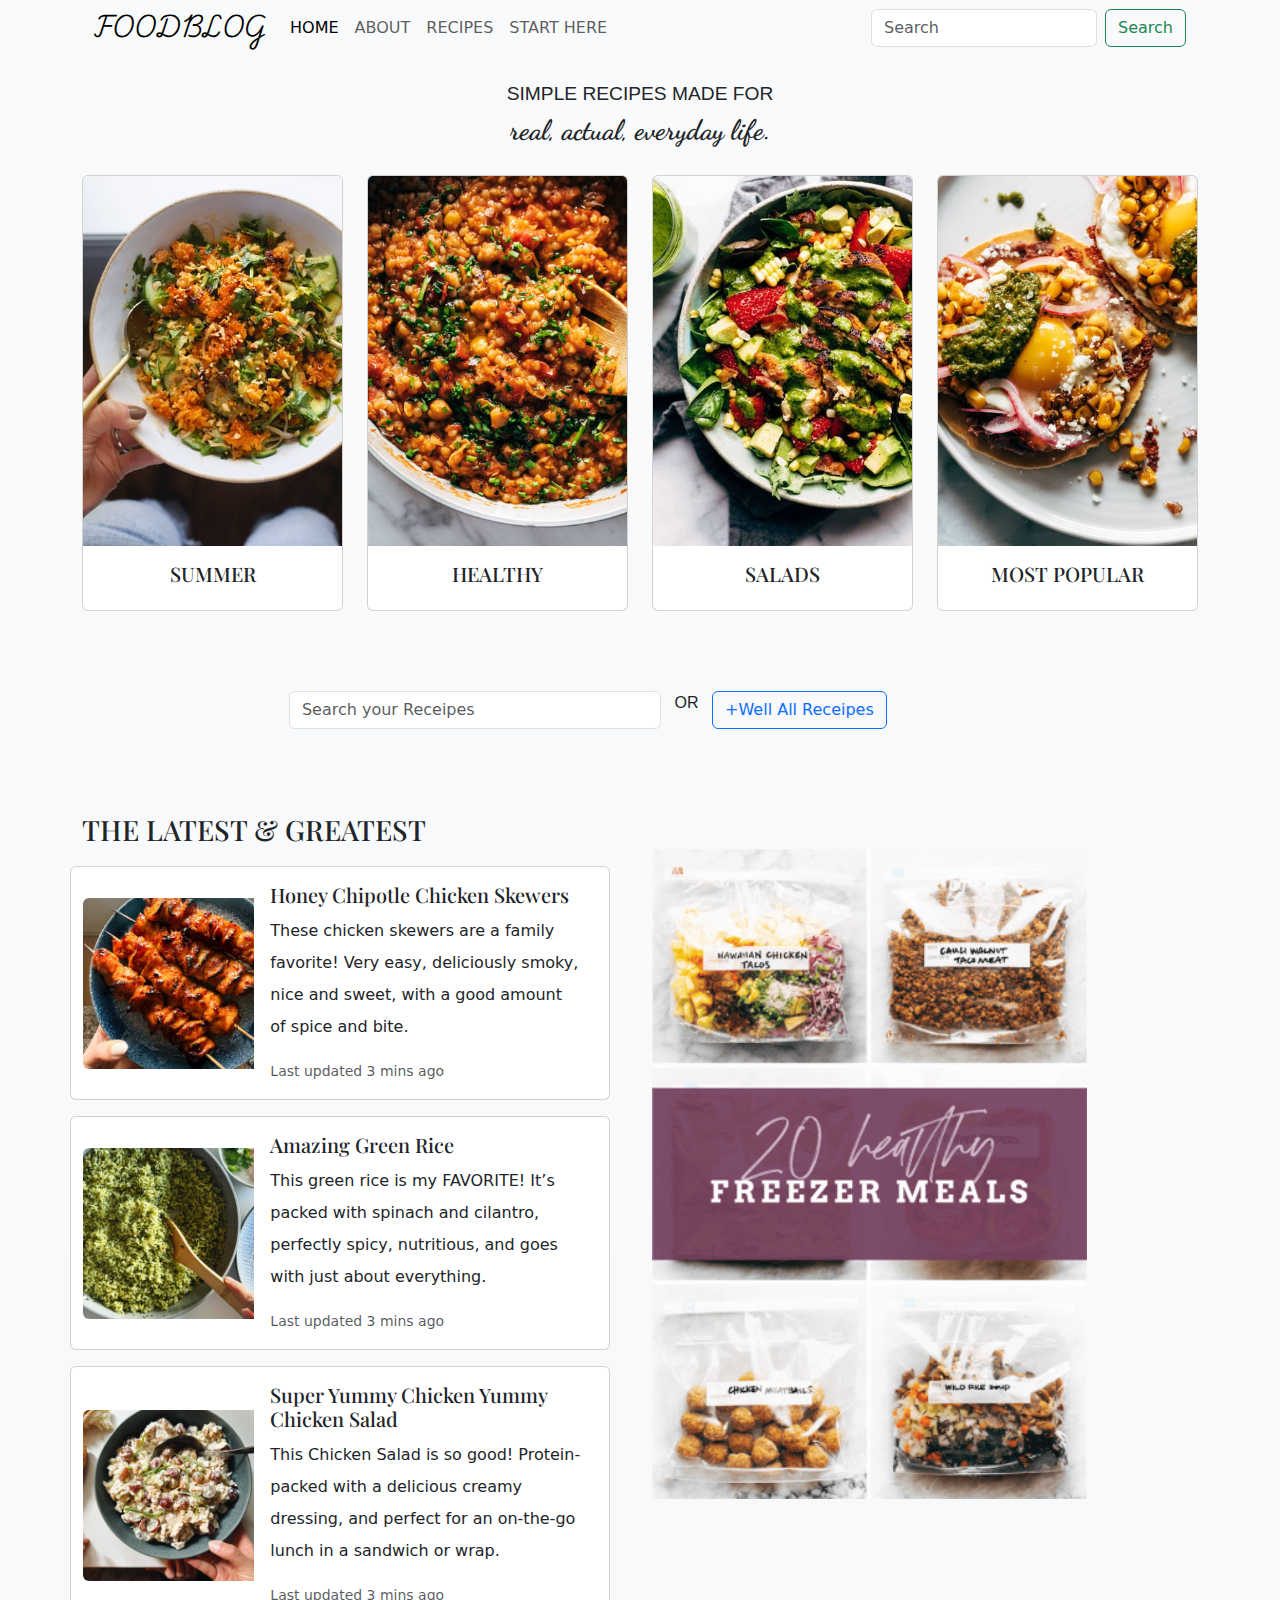
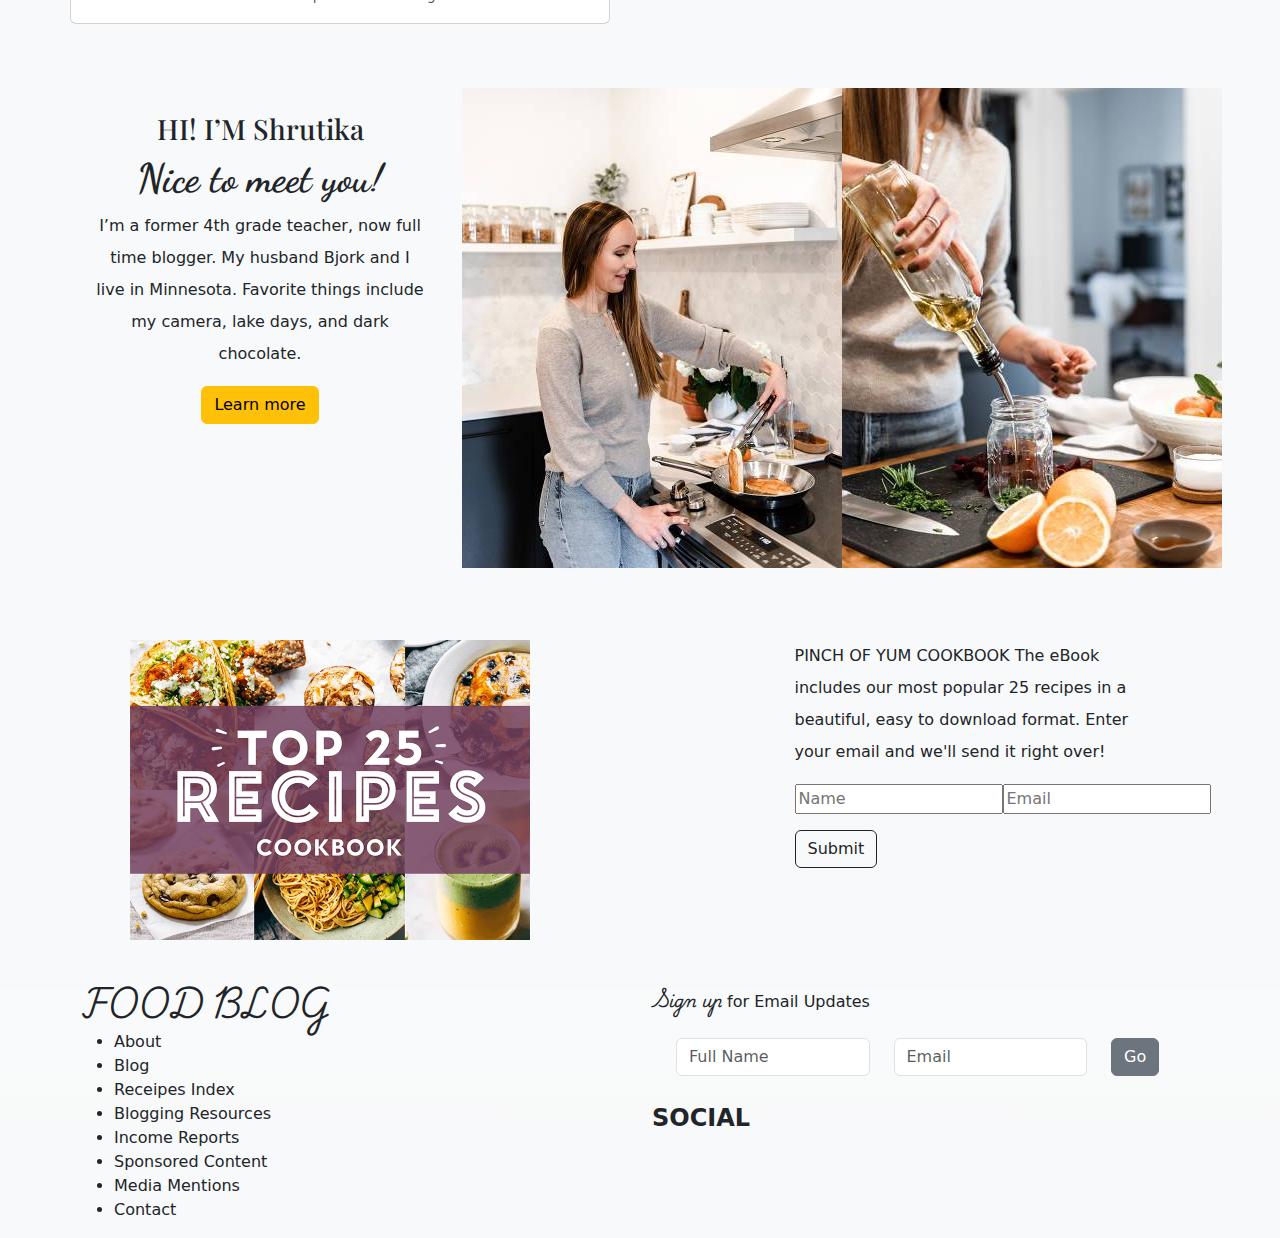
<file: index.html>
<!DOCTYPE html>
<html lang="en">
<head>
    <meta charset="UTF-8">
    <meta name="viewport" content="width=device-width, initial-scale=1.0">
    <title>Food Blog</title>
   
    <link rel="stylesheet" href="https://cdn.jsdelivr.net/npm/bootstrap@5.3.3/dist/css/bootstrap.min.css">
    <script src="https://cdn.jsdelivr.net/npm/bootstrap@5.3.3/dist/js/bootstrap.bundle.min.js"></script>
    <link rel="preconnect" href="https://fonts.googleapis.com">
    <link rel="preconnect" href="https://fonts.gstatic.com" crossorigin>
    <link href="https://fonts.googleapis.com/css2?family=Playwrite+CU:wght@100..400&display=swap" rel="stylesheet">
    <link rel="preconnect" href="https://fonts.googleapis.com">
    <link rel="preconnect" href="https://fonts.gstatic.com" crossorigin>
    <link href="https://fonts.googleapis.com/css2?family=Dancing+Script:wght@400..700&display=swap" rel="stylesheet">
    <link rel="preconnect" href="https://fonts.googleapis.com">
    <link rel="preconnect" href="https://fonts.gstatic.com" crossorigin>
    <link href="https://fonts.googleapis.com/css2?family=Playfair+Display:ital,wght@0,400..900;1,400..900&display=swap" rel="stylesheet">
    <link rel="preconnect" href="https://fonts.googleapis.com">
    <link rel="preconnect" href="https://fonts.gstatic.com" crossorigin>
    <link href="https://fonts.googleapis.com/css2?family=Playfair+Display:ital,wght@0,400..900;1,400..900&family=Roboto+Slab:wght@100..900&display=swap" rel="stylesheet">
    <link rel="stylesheet" href="style.css">  
    <link rel="stylesheet" href="https://cdnjs.cloudflare.com/ajax/libs/font-awesome/6.6.0/css/all.min.css" integrity="sha512-Kc323vGBEqzTmouAECnVceyQqyqdsSiqLQISBL29aUW4U/M7pSPA/gEUZQqv1cwx4OnYxTxve5UMg5GT6L4JJg==" crossorigin="anonymous" referrerpolicy="no-referrer" />
  </head>

<body class="bg-light bg-gradient">
<div class="container-fuild">
    <div class="container">
        <div class="row">
            <div class="col">
     <nav class="navbar navbar-expand-lg">
        <div class="container-fluid">
          <a class="navbar-brand playwrite-cu-font fw-bold" href="index.html" >FOODBLOG</a>
          <button class="navbar-toggler" type="button" data-bs-toggle="collapse" data-bs-target="#navbarSupportedContent" aria-controls="navbarSupportedContent" aria-expanded="false" aria-label="Toggle navigation">
            <span class="navbar-toggler-icon"></span>
          </button>
          <div class="collapse navbar-collapse" id="navbarSupportedContent">
            <ul class="navbar-nav me-auto mb-2 mb-lg-0" >
              <li class="nav-item">
                <a class="nav-link active" aria-current="page" href="index.html">HOME</a>
              </li>
              <li class="nav-item">
                <a class="nav-link" href="about.html">ABOUT</a>
              </li>

              <li class="nav-item">
                <a class="nav-link" href="recipe.html">RECIPES</a>
              </li>
              <li class="nav-item">
                <a class="nav-link" href="start.html">START HERE</a>
              </li>
            </ul>
            <form class="d-flex" role="search">
              <input class="form-control me-2" type="search" placeholder="Search" aria-label="Search">
              <button class="btn btn-outline-success" type="submit">Search</button>
            </form>
          </div>
        </div>
      </nav>
    </div>
</div>
</div>

<br>
    <center>
        <span style="font-family: 'Franklin Gothic Medium', 'Arial Narrow', Arial, sans-serif; font-size: larger;">SIMPLE RECIPES MADE FOR</span><br>
          <span class="dancing-script-font">  real, actual, everyday life.</span>
        </center>
    <br>



    <div class="container">
        <div class="row">
                <div class="col">
                  <div class="card">
                    <img src="img/food1.jpg" class="card-img-top" alt="...">
                    <div class="card-body">
                     <center> <h5 class="card-title playfair-display-font">SUMMER</h5></center>
                    </div>
                  </div>
                </div>
                <div class="col">
                  <div class="card">
                    <img src="img/food2.jpg" class="card-img-top" alt="...">
                    <div class="card-body">
                      <center><h5 class="card-title playfair-display-font">HEALTHY</h5></center>
                      
                    </div>
                  </div>
                </div>
                <div class="col">
                  <div class="card">
                    <img src="img/food3.jpg" class="card-img-top" alt="...">
                    <div class="card-body">
                      <center><h5 class="card-title playfair-display-font">SALADS</h5></center>
                    </div>
                  </div>
                </div>
                <div class="col">
                  <div class="card">
                    <img src="img/food4.jpg" class="card-img-top" alt="...">
                    <div class="card-body">
                      <center><h5 class="card-title playfair-display-font">MOST POPULAR</h5></center>
                    </div>
                  </div>
                </div>
              </div>
        </div> 
            
              <br><br>
              <div class="container-fluid bg-light py-4 mb-4">
              <div class="container">
                            <div class="row my-2">
                                            <div class="input-group mb-3 d-flex justify-content-around">
                                                <div class="col-lg-2"></div>
                                            <div class="col-lg-4">
                                                <input type="text" class="form-control" placeholder="Search your Receipes" aria-label="Search" aria-describedby="button-addon2">
                                              </div>
                                            <span style="font-family: 'Franklin Gothic Medium', 'Arial Narrow', Arial, sans-serif; "> OR</span>
                                            <div class="col-lg-3">
                                            <button class="btn btn-outline-primary" type="button" id="button-addon2">+Well All Receipes</button>
                                          </div>
                                          <div class="col-lg-2"></div>
                                        </div>
                                        </div>
                            </div>
              </div>
              
              
            <div class="container my-4">
                <div class="row my-4">
                            <div class="col-lg-6">
                              <div class="row my-2 py-1">
                                <h3 class="playfair-display-font">THE LATEST & GREATEST</h3>
                              </div>
                              <div class="row">
                                <div class="card mb-3" style="max-width: 540px;">
                            <div class="row g-0">
                              <div class="col-md-4 d-flex align-items-center rounded-4">
                                <img src="img/recipe1.jpg" class="img-fluid rounded-start" alt="...">
                              </div>
                              <div class="col-md-8">
                                <div class="card-body">
                                  <h5 class="card-title playfair-display-font">Honey Chipotle Chicken Skewers</h5>
                                  <p class="card-text fw-light lh-lg">These chicken skewers are a family favorite! Very easy, deliciously smoky, nice and sweet, with a good amount of spice and bite.</p>
                                  <p class="card-text"><small class="text-body-secondary">Last updated 3 mins ago</small></p>
                                </div>
                              </div>
                            </div>
                          </div>

                          <div class="card mb-3" style="max-width: 540px;">
                            <div class="row g-0">
                              <div class="col-md-4 d-flex align-items-center">
                                <img src="img/recipe2.jpg" class="img-fluid rounded-start" alt="...">
                              </div>
                              <div class="col-md-8">
                                <div class="card-body">
                                  <h5 class="card-title playfair-display-font">Amazing Green Rice</h5>
                                  <p class="card-text fw-light lh-lg">This green rice is my FAVORITE! It’s packed with spinach and cilantro, perfectly spicy, nutritious, and goes with just about everything.</p>
                                  <p class="card-text"><small class="text-body-secondary">Last updated 3 mins ago</small></p>
                                </div>
                              </div>
                            </div>
                          </div>

                          <div class="card mb-3" style="max-width: 540px;">
                            <div class="row g-0">
                              <div class="col-md-4 d-flex align-items-center">
                                <img src="img/recipe3.jpg" class="img-fluid rounded-start" alt="...">
                              </div>
                              <div class="col-md-8">
                                <div class="card-body">
                                  <h5 class="card-title playfair-display-font">Super Yummy Chicken Yummy Chicken Salad</h5>
                                  <p class="card-text fw-light lh-lg">This Chicken Salad is so good! Protein-packed with a delicious creamy dressing, and perfect for an on-the-go lunch in a sandwich or wrap.</p>
                                  <p class="card-text"><small class="text-body-secondary">Last updated 3 mins ago</small></p>
                                </div>
                              </div>
                            </div>
                          </div>
                              </div>
                            
                        </div>
                          <div class="col-lg-6 py-5">
                            <img src="img/side1.jpg" alt="" height="650">
                          </div>
                    </div>
            </div>

    <br>
    <div class="container-fluid">
      <div class="container">
        <div class="row">
            <div class="col-4 bg-light p-4">
               <h3 class="playfair-display-font text-center">HI! I’M Shrutika</h3>
              <h4 class="dancing-script-font fs-1 text-center">Nice to meet you!</h4>  
            <p class="fw-light lh-lg text-center">I’m a former 4th grade teacher, now full time blogger. My husband Bjork and I live in Minnesota. Favorite things include my camera, lake days, and dark chocolate.</p>
            <div class="d-flex justify-content-center">
              <button type="button" class="btn btn-warning">Learn more</button>
            </div>
            </div>
            <div class="col-4">
                <img src="img/c1.jpg" alt="">
            </div>
            <div class="col-4">
                <img src="img/c2.jpg" alt="">
            </div>
        </div>
      </div>
    </div>
        

  <br>
<div class="container-fluid">
<div class="container my-5">
  <div class="row d-flex justify-content-around">
            <div class="col-lg-6">
                <img src="img/more.jpg" alt="" width="400" height="300">
            </div>
            <div class="col-lg-4">
                <p class="fw-light lh-lg">PINCH OF YUM COOKBOOK
                    The eBook includes our most popular 25 recipes in a beautiful, easy to download format. Enter your email and we'll send it right over!</p>
                    <form>
                        <div class="d-flex justify-content-between my-3">
                    
                      <input type="text" name="" id="" placeholder="Name">
                          <input type="text" name="" id="" placeholder="Email">
                    </div>
                
                    <button type="submit" class="btn btn-outline-dark">Submit</button>
                    </form>
                  
            </div>
        </div>
  </div>
  </div>
        
  </div>



  <div class="container-fluid bg-light bg-gradient">
    <div class="container">
      <div class="row">
        <div class="col-lg-6">
          <h3 class="playwrite-cu-font">FOOD BLOG</h3>
          <ul>
            <li>About</li>
            <li>Blog</li>
            <li>Receipes Index</li>
            <li>Blogging Resources</li>
            <li>Income Reports</li>
            <li>Sponsored Content</li>
            <li>Media Mentions</li>
            <li>Contact</li>
          </ul>
        </div>
        <div class="col-lg-6">

          <form action="">
            <span class="playwrite-cu-font fw-bold">Sign up</span><span> for Email Updates</span>
           <div class="row p-4">
              <div class="col-lg-5"><input type="text" class="form-control" placeholder="Full Name"></div>
              <div class="col-lg-5"><input type="email" name="" class="form-control" placeholder="Email"></div>
             <div class="col-lg-2"><button class="btn btn-secondary">Go</button></div>
            </div>
            
            <div class="row">
              <div class="col">
                <p class="fw-bold fs-4">SOCIAL</p>
                <i class="fa-brands fa-square-instagram fs-3 p-1"></i>
                <i class="fa-brands fa-pinterest fs-3 p-1"></i>
                <i class="fa-brands fa-facebook fs-3 p-1"></i>
                <i class="fa-brands fa-twitter fs-3 p-1"></i>
              </div>
            </div>

          </form>
        </div>
      </div>
    </div>
   
  </div>


</div>
</div>


</body>
</html>
</file>
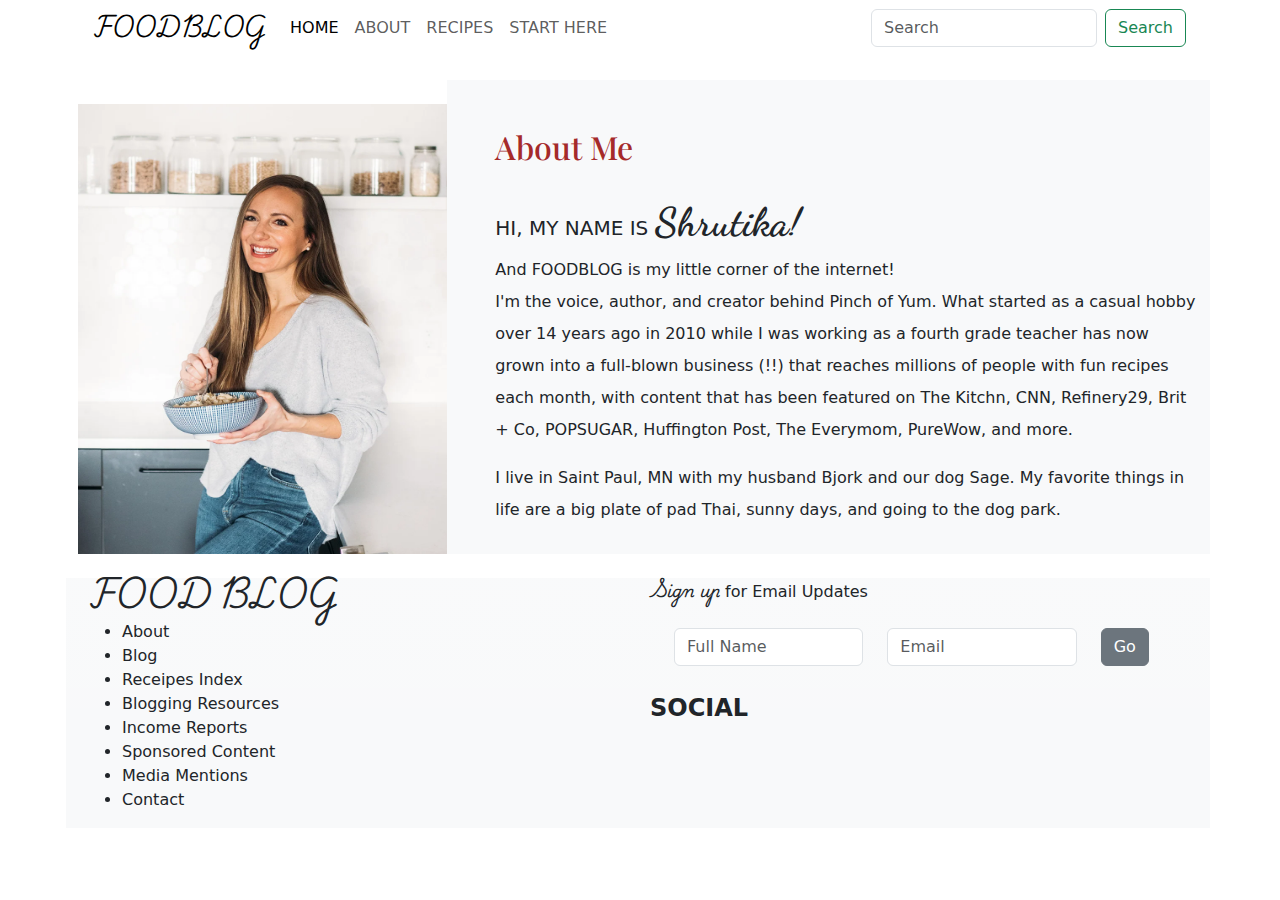
<file: about.html>
<!DOCTYPE html>
<html lang="en">
<head>
    <meta charset="UTF-8">
    <meta name="viewport" content="width=device-width, initial-scale=1.0">
    <title>About</title>
    <link rel="stylesheet" href="https://cdn.jsdelivr.net/npm/bootstrap@5.3.3/dist/css/bootstrap.min.css">
    <script src="https://cdn.jsdelivr.net/npm/bootstrap@5.3.3/dist/js/bootstrap.bundle.min.js"></script>
    <link rel="preconnect" href="https://fonts.googleapis.com">
    <link rel="preconnect" href="https://fonts.gstatic.com" crossorigin>
    <link href="https://fonts.googleapis.com/css2?family=Playwrite+CU:wght@100..400&display=swap" rel="stylesheet">
    <link rel="preconnect" href="https://fonts.googleapis.com">
    <link rel="preconnect" href="https://fonts.gstatic.com" crossorigin>
    <link href="https://fonts.googleapis.com/css2?family=Dancing+Script:wght@400..700&display=swap" rel="stylesheet">
    <link rel="preconnect" href="https://fonts.googleapis.com">
    <link rel="preconnect" href="https://fonts.gstatic.com" crossorigin>
    <link href="https://fonts.googleapis.com/css2?family=Playfair+Display:ital,wght@0,400..900;1,400..900&display=swap" rel="stylesheet">
    <link rel="preconnect" href="https://fonts.googleapis.com">
    <link rel="preconnect" href="https://fonts.gstatic.com" crossorigin>
    <link href="https://fonts.googleapis.com/css2?family=Playfair+Display:ital,wght@0,400..900;1,400..900&family=Roboto+Slab:wght@100..900&display=swap" rel="stylesheet">
    <link rel="stylesheet" href="style.css">
    <link rel="stylesheet" href="https://cdnjs.cloudflare.com/ajax/libs/font-awesome/6.6.0/css/all.min.css" integrity="sha512-Kc323vGBEqzTmouAECnVceyQqyqdsSiqLQISBL29aUW4U/M7pSPA/gEUZQqv1cwx4OnYxTxve5UMg5GT6L4JJg==" crossorigin="anonymous" referrerpolicy="no-referrer" />
</head>
<body> 

  <div class="container-fuild">
        <div class="row">
            <div class="col">
              <div class="container">
                <nav class="navbar navbar-expand-lg">
                  <div class="container-fluid">
                    <a class="navbar-brand playwrite-cu-font fw-bold" href="index.html">FOODBLOG</a>
                    <button class="navbar-toggler" type="button" data-bs-toggle="collapse" data-bs-target="#navbarSupportedContent" aria-controls="navbarSupportedContent" aria-expanded="false" aria-label="Toggle navigation">
                      <span class="navbar-toggler-icon"></span>
                    </button>
                    <div class="collapse navbar-collapse" id="navbarSupportedContent">
                      <ul class="navbar-nav me-auto mb-2 mb-lg-0" >
                        <li class="nav-item">
                          <a class="nav-link active" aria-current="page" href="index.html">HOME</a>
                        </li>
                        <li class="nav-item">
                          <a class="nav-link" href="about.html">ABOUT</a>
                        </li>
                       
                        <li class="nav-item">
                          <a class="nav-link" href="recipe.html">RECIPES</a>
                        </li>
                        <li class="nav-item">
                          <a class="nav-link" href="start.html">START HERE</a>
                        </li>
                      </ul>
                      <form class="d-flex" role="search">
                        <input class="form-control me-2" type="search" placeholder="Search" aria-label="Search">
                        <button class="btn btn-outline-success" type="submit">Search</button>
                      </form>
                    </div>
                  </div>
                </nav>
              </div>
        
    </div>
</div>
</div>  

<div class="container ps-2">
  <br>
    <div class="row">
        <div class="col-lg-4">
          <br>
        <img src="img/about.jpg" alt="about" height="450" width="400">
        </div>

        <div class="col-lg-8 bg-light ps-5 ">
            <br><br>
            <h2 class="playfair-display-font" style="color: brown;">About Me</h2>
            <br>
                <h5 class="fs-0">HI, MY NAME IS <span class="dancing-script-font fs-1">Shrutika!</span></h5>  
            <p class="fw-dark lh-lg cu-font">And FOODBLOG is my little corner of the internet!
            <br>
            I'm the voice, author, and creator behind Pinch of Yum. What started as a casual hobby over 14 years ago in 2010 while I was working as a fourth grade teacher has now grown into a full-blown business (!!) that reaches millions of people with fun recipes each month, with content that has been featured on The Kitchn, CNN, Refinery29, Brit + Co, POPSUGAR, Huffington Post, The Everymom, PureWow, and more.</p>
           
                <p class="fw-dark lh-lg cu-font ">I live in Saint Paul, MN with my husband Bjork and our dog Sage. My favorite things in life are a big plate of pad Thai, sunny days, and going to the dog park.</p>
    

        </div>

        
  <div class="container-fluid bg-light bg-gradient mt-4">
    <div class="container">
      <div class="row">
        <div class="col-lg-6">
          <h3 class="playwrite-cu-font">FOOD BLOG</h3>
          <ul>
            <li>About</li>
            <li>Blog</li>
            <li>Receipes Index</li>
            <li>Blogging Resources</li>
            <li>Income Reports</li>
            <li>Sponsored Content</li>
            <li>Media Mentions</li>
            <li>Contact</li>
          </ul>
        </div>
        <div class="col-lg-6">

          <form action="">
            <span class="playwrite-cu-font fw-bold">Sign up</span><span> for Email Updates</span>
           <div class="row p-4">
              <div class="col-lg-5"><input type="text" class="form-control" placeholder="Full Name"></div>
              <div class="col-lg-5"><input type="email" name="" class="form-control" placeholder="Email"></div>
             <div class="col-lg-2"><button class="btn btn-secondary">Go</button></div>
            </div>
            
            <div class="row">
              <div class="col">
                <p class="fw-bold fs-4">SOCIAL</p>
                <i class="fa-brands fa-square-instagram fs-3 p-1"></i>
                <i class="fa-brands fa-pinterest fs-3 p-1"></i>
                <i class="fa-brands fa-facebook fs-3 p-1"></i>
                <i class="fa-brands fa-twitter fs-3 p-1"></i>
              </div>
            </div>

          </form>
        </div>
      </div>
    </div>
   
  </div>
    </div>
  </div>

    
</body>
</html>
</file>
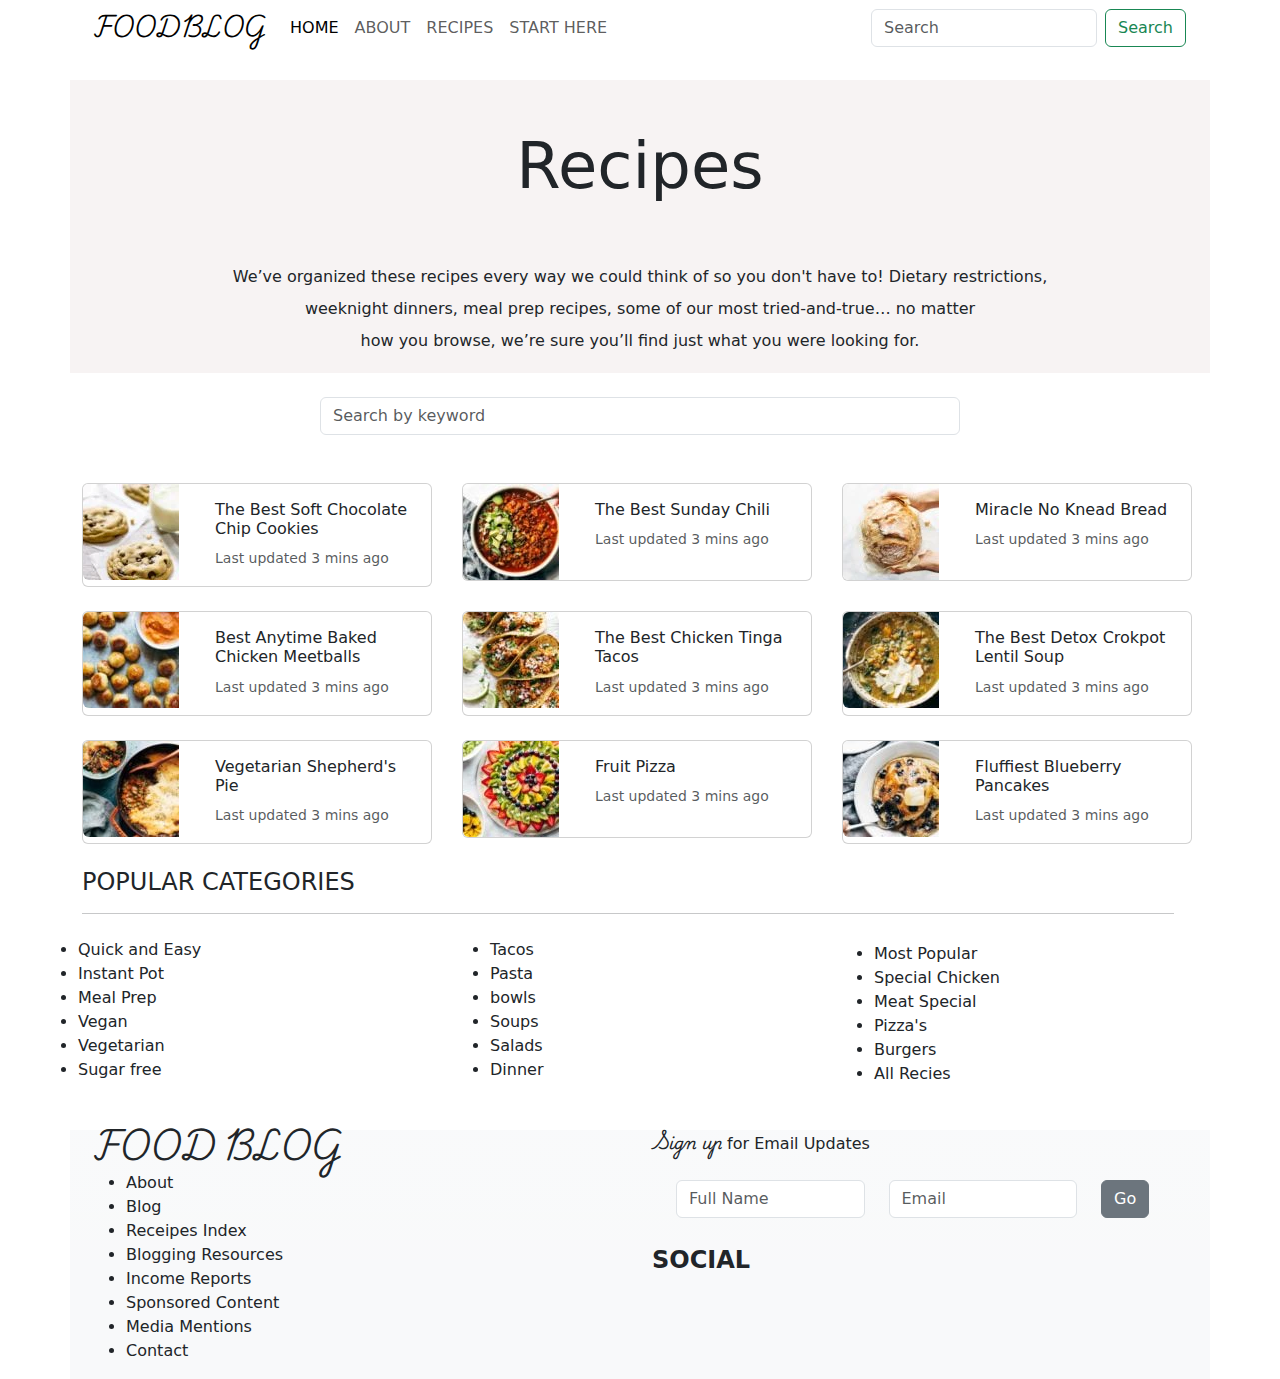
<file: recipe.html>
<!DOCTYPE html>
<html lang="en">
<head>
    <meta charset="UTF-8">
    <meta name="viewport" content="width=device-width, initial-scale=1.0">
    <title>Recipe</title>
    <link rel="stylesheet" href="https://cdn.jsdelivr.net/npm/bootstrap@5.3.3/dist/css/bootstrap.min.css">
    <script src="https://cdn.jsdelivr.net/npm/bootstrap@5.3.3/dist/js/bootstrap.bundle.min.js"></script>
    <link rel="preconnect" href="https://fonts.googleapis.com">
    <link rel="preconnect" href="https://fonts.gstatic.com" crossorigin>
    <link href="https://fonts.googleapis.com/css2?family=Playwrite+CU:wght@100..400&display=swap" rel="stylesheet">
    <link rel="preconnect" href="https://fonts.googleapis.com">
    <link rel="preconnect" href="https://fonts.gstatic.com" crossorigin>
    <link href="https://fonts.googleapis.com/css2?family=Dancing+Script:wght@400..700&display=swap" rel="stylesheet">
    <link rel="preconnect" href="https://fonts.googleapis.com">
    <link rel="preconnect" href="https://fonts.gstatic.com" crossorigin>
    <link href="https://fonts.googleapis.com/css2?family=Playfair+Display:ital,wght@0,400..900;1,400..900&display=swap" rel="stylesheet">
    <link rel="preconnect" href="https://fonts.googleapis.com">
    <link rel="preconnect" href="https://fonts.gstatic.com" crossorigin>
    <link href="https://fonts.googleapis.com/css2?family=Playfair+Display:ital,wght@0,400..900;1,400..900&family=Roboto+Slab:wght@100..900&display=swap" rel="stylesheet">
    <link rel="stylesheet" href="style.css">
    <link rel="stylesheet" href="https://cdnjs.cloudflare.com/ajax/libs/font-awesome/6.6.0/css/all.min.css" integrity="sha512-Kc323vGBEqzTmouAECnVceyQqyqdsSiqLQISBL29aUW4U/M7pSPA/gEUZQqv1cwx4OnYxTxve5UMg5GT6L4JJg==" crossorigin="anonymous" referrerpolicy="no-referrer" />
</head>
<body>

<div class="container-fuild">
    <div class="container" >
        <div class="row">
            <div class="col">
     <nav class="navbar navbar-expand-lg" >
        <div class="container-fluid">
          <a class="navbar-brand playwrite-cu-font fw-bold" href="index.html">FOODBLOG</a>
          <button class="navbar-toggler" type="button" data-bs-toggle="collapse" data-bs-target="#navbarSupportedContent" aria-controls="navbarSupportedContent" aria-expanded="false" aria-label="Toggle navigation">
            <span class="navbar-toggler-icon"></span>
          </button>
          <div class="collapse navbar-collapse" id="navbarSupportedContent">
            <ul class="navbar-nav me-auto mb-2 mb-lg-0" >
              <li class="nav-item">
                <a class="nav-link active" aria-current="page" href="index.html">HOME</a>
              </li>
              <li class="nav-item">
                <a class="nav-link" href="about.html">ABOUT</a>
              </li>
             
              <li class="nav-item">
                <a class="nav-link" href="recipe.html">RECIPES</a>
              </li>
              <li class="nav-item">
                <a class="nav-link" href="start.html">START HERE</a>
              </li>
            </ul>
            <form class="d-flex" role="search">
              <input class="form-control me-2" type="search" placeholder="Search" aria-label="Search">
              <button class="btn btn-outline-success" type="submit">Search</button>
            </form>
          </div>
        </div>
      </nav>
    </div>
</div>
</div>
<br>
<div class="container" style="background-color: rgb(247, 243, 243);">
    <div class="row">
        <div class="col-lg-12 p-5 text-center">
            <h2 style="font-size: 4rem;">Recipes</h2>
        </div>
    </div>
    <div class="row">
        <div class="col-lg-12">
            <p class="fw-dark lh-lg cu-font text-center" style="font-size: 1rem;">We’ve organized these recipes every way we could think of so you don't have to! Dietary restrictions,<br> weeknight dinners, meal prep recipes, some of our most tried-and-true… no matter <br>how you browse, we’re sure you’ll find just what you were looking for.</p>
        </div>
    </div>
</div>
    <br>
<div class="row">
    <div class="col">
        <center><input type="text" class="form-control" placeholder="Search by keyword" style="width: 50% "></center>
    </div>
</div>
    
<br><br>
<div class="container">
    <div class="row">
        <div class="col-lg-4 mb-2">
            <div class="card mb-3" style="max-width: 350px; max-height: 150px;">
                <div class="row g-0">
                  <div class="col-md-4">
                    <img src="img/r1.jpg" class="img-fluid rounded-start" alt="...">
                  </div>
                  <div class="col-md-8">
                    <div class="card-body">
                      <h6 class="card-title">The Best Soft Chocolate Chip Cookies</h6>
                      <p class="card-text"><small class="text-muted">Last updated 3 mins ago</small></p>
                    </div>
                  </div>
                </div>
              </div>
        </div>
        <div class="col-lg-4">
            <div class="card mb-3" style="max-width: 350px; max-height: 150px;">
                <div class="row g-0">
                  <div class="col-md-4">
                    <img src="img/r2.jpg" class="img-fluid rounded-start" alt="...">
                  </div>
                  <div class="col-md-8">
                    <div class="card-body">
                      <h6 class="card-title">The Best Sunday Chili</h6>
                      <p class="card-text"><small class="text-muted">Last updated 3 mins ago</small></p>
                    </div>
                  </div>
                </div>
              </div>
        </div>
        <div class="col-lg-4">
            <div class="card mb-3" style="max-width: 350px; max-height: 150px;">
                <div class="row g-0">
                  <div class="col-md-4">
                    <img src="img/r3.jpg" class="img-fluid rounded-start" alt="...">
                  </div>
                  <div class="col-md-8">
                    <div class="card-body">
                      <h6 class="card-title">Miracle No Knead Bread</h6>
                      <p class="card-text"><small class="text-muted">Last updated 3 mins ago</small></p>
                    </div>
                  </div>
                </div>
              </div>
        </div>
    </div>
    </div>

    <div class="container">
        <div class="row">
            <div class="col-lg-4 mb-2">
                <div class="card mb-3" style="max-width: 350px; max-height: 150px;">
                    <div class="row g-0">
                      <div class="col-md-4">
                        <img src="img/r4.jpg" class="img-fluid rounded-start" alt="...">
                      </div>
                      <div class="col-md-8">
                        <div class="card-body">
                          <h6 class="card-title">Best Anytime Baked Chicken Meetballs</h6>
                          <p class="card-text"><small class="text-muted">Last updated 3 mins ago</small></p>
                        </div>
                      </div>
                    </div>
                  </div>
            </div>
            <div class="col-lg-4">
                <div class="card mb-3" style="max-width: 350px; max-height: 150px;">
                    <div class="row g-0">
                      <div class="col-md-4">
                        <img src="img/r5.jpg" class="img-fluid rounded-start" alt="...">
                      </div>
                      <div class="col-md-8">
                        <div class="card-body">
                          <h6 class="card-title">The Best Chicken Tinga Tacos</h6>
                          <p class="card-text"><small class="text-muted">Last updated 3 mins ago</small></p>
                        </div>
                      </div>
                    </div>
                  </div>
            </div>
            <div class="col-lg-4">
                <div class="card mb-3" style="max-width: 350px; max-height: 150px;">
                    <div class="row g-0">
                      <div class="col-md-4">
                        <img src="img/r6.jpg" class="img-fluid rounded-start" alt="...">
                      </div>
                      <div class="col-md-8">
                        <div class="card-body">
                          <h6 class="card-title">The Best Detox Crokpot Lentil Soup</h6>
                          <p class="card-text"><small class="text-muted">Last updated 3 mins ago</small></p>
                        </div>
                      </div>
                    </div>
                  </div>
            </div>
        </div>
        </div>

        <div class="container">
<div class="row">
    <div class="col-lg-4 mb-2">
        <div class="card mb-3" style="max-width: 350px; max-height: 150px;">
            <div class="row g-0">
              <div class="col-md-4">
                <img src="img/r7.jpg" class="img-fluid rounded-start" alt="...">
              </div>
              <div class="col-md-8">
                <div class="card-body">
                  <h6 class="card-title">Vegetarian Shepherd's Pie</h6>
                  <p class="card-text"><small class="text-muted">Last updated 3 mins ago</small></p>
                </div>
              </div>
            </div>
          </div>
    </div>
    <div class="col-lg-4">
        <div class="card mb-3" style="max-width: 350px; max-height: 150px;">
            <div class="row g-0">
              <div class="col-md-4">
                <img src="img/r8.jpg" class="img-fluid rounded-start" alt="...">
              </div>
              <div class="col-md-8">
                <div class="card-body">
                  <h6 class="card-title">Fruit Pizza</h6>
                  <p class="card-text"><small class="text-muted">Last updated 3 mins ago</small></p>
                </div>
              </div>
            </div>
          </div>
    </div>
    <div class="col-lg-4">
        <div class="card mb-3" style="max-width: 350px; max-height: 150px;">
            <div class="row g-0">
              <div class="col-md-4">
                <img src="img/r9.jpg" class="img-fluid rounded-start" alt="...">
              </div>
              <div class="col-md-8">
                <div class="card-body">
                  <h6 class="card-title">Fluffiest Blueberry Pancakes</h6>
                  <p class="card-text"><small class="text-muted">Last updated 3 mins ago</small></p>
                </div>
              </div>
            </div>
          </div>
    </div>

    <div class="row">
        <div class="col-lg-12">
            <h4>POPULAR CATEGORIES</h4>
            <hr>
        </div>
    </div>

       <div class="row"></div>
        <div class="col-lg-4 p-2">
            <li>Quick and Easy</li>
            <li>Instant Pot</li>
            <li>Meal Prep</li>
            <li>Vegan</li>
            <li>Vegetarian</li>
            <li>Sugar free</li>
        </div>
        <div class="col-lg-4 p-2">
            <ul>
                <li>Tacos</li>
                <li>Pasta</li>
                <li>bowls</li>
                <li>Soups</li>
                <li>Salads</li>
                <li>Dinner</li>   
            </ul>
        </div>
        <div class="col-lg-4 p-2">
            <ul class="m-1">
                <li>Most Popular</li>
                <li>Special Chicken</li>
                <li>Meat Special</li>
                <li>Pizza's</li>
                <li>Burgers</li>
                <li>All Recies</li>
            </ul>
        </div>

        
  <div class="container-fluid bg-light bg-gradient mt-4">
    <div class="container">
      <div class="row">
        <div class="col-lg-6">
          <h3 class="playwrite-cu-font">FOOD BLOG</h3>
          <ul>
            <li>About</li>
            <li>Blog</li>
            <li>Receipes Index</li>
            <li>Blogging Resources</li>
            <li>Income Reports</li>
            <li>Sponsored Content</li>
            <li>Media Mentions</li>
            <li>Contact</li>
          </ul>
        </div>
        <div class="col-lg-6">

          <form action="">
            <span class="playwrite-cu-font fw-bold">Sign up</span><span> for Email Updates</span>
           <div class="row p-4">
              <div class="col-lg-5"><input type="text" class="form-control" placeholder="Full Name"></div>
              <div class="col-lg-5"><input type="email" name="" class="form-control" placeholder="Email"></div>
             <div class="col-lg-2"><button class="btn btn-secondary">Go</button></div>
            </div>
            
            <div class="row">
              <div class="col">
                <p class="fw-bold fs-4">SOCIAL</p>
                <i class="fa-brands fa-square-instagram fs-3 p-1"></i>
                <i class="fa-brands fa-pinterest fs-3 p-1"></i>
                <i class="fa-brands fa-facebook fs-3 p-1"></i>
                <i class="fa-brands fa-twitter fs-3 p-1"></i>
              </div>
            </div>

          </form>
        </div>
      </div>
    </div>
   
  </div>
</div>
</div>









</body>
</html>
</file>
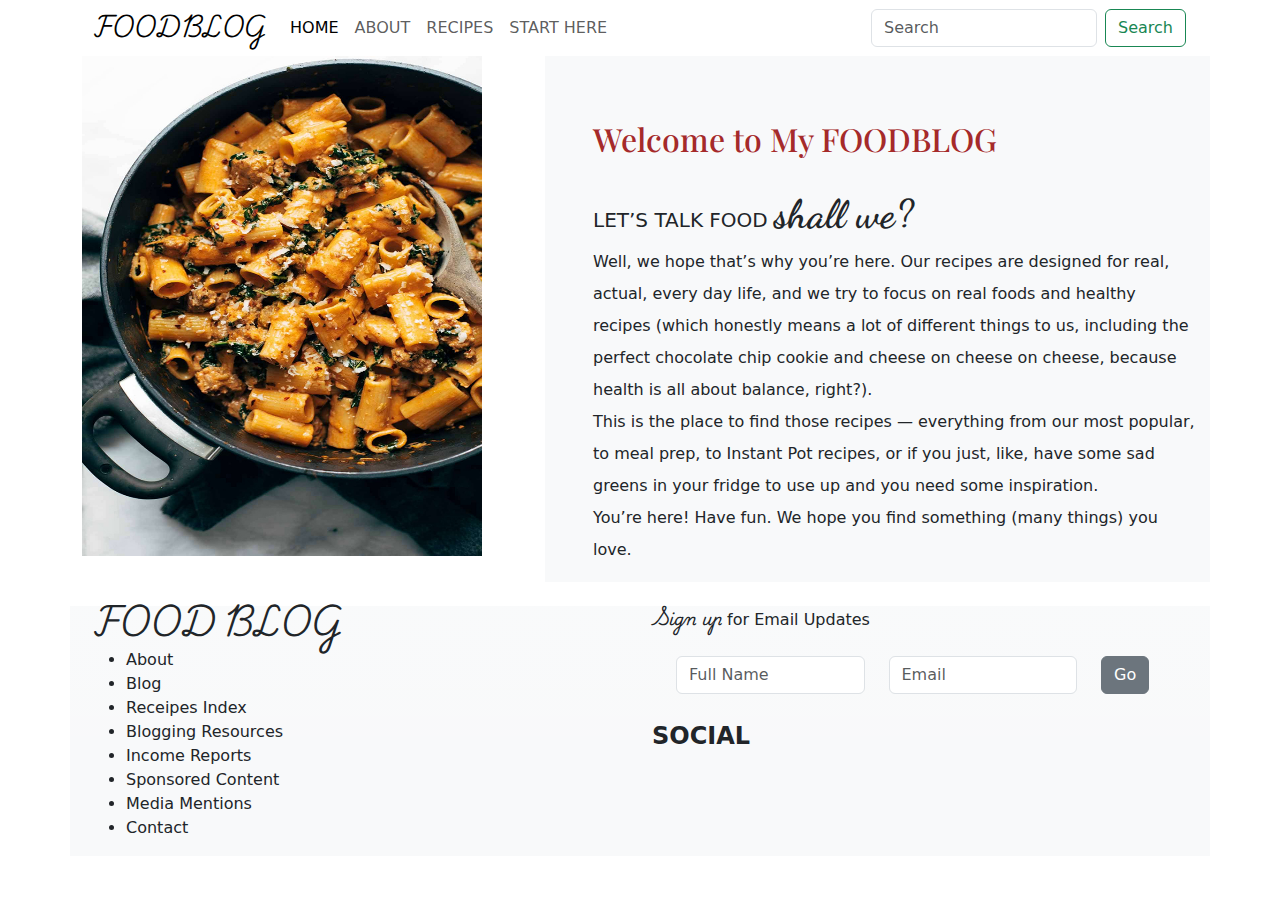
<file: start.html>
<!DOCTYPE html>
<html lang="en">
<head>
    <meta charset="UTF-8">
    <meta name="viewport" content="width=device-width, initial-scale=1.0">
    <title>Start Here</title>
    <link rel="stylesheet" href="https://cdn.jsdelivr.net/npm/bootstrap@5.3.3/dist/css/bootstrap.min.css">
    <script src="https://cdn.jsdelivr.net/npm/bootstrap@5.3.3/dist/js/bootstrap.bundle.min.js"></script>
    <link rel="preconnect" href="https://fonts.googleapis.com">
    <link rel="preconnect" href="https://fonts.gstatic.com" crossorigin>
    <link href="https://fonts.googleapis.com/css2?family=Playwrite+CU:wght@100..400&display=swap" rel="stylesheet">
    <link rel="preconnect" href="https://fonts.googleapis.com">
    <link rel="preconnect" href="https://fonts.gstatic.com" crossorigin>
    <link href="https://fonts.googleapis.com/css2?family=Dancing+Script:wght@400..700&display=swap" rel="stylesheet">
    <link rel="preconnect" href="https://fonts.googleapis.com">
    <link rel="preconnect" href="https://fonts.gstatic.com" crossorigin>
    <link href="https://fonts.googleapis.com/css2?family=Playfair+Display:ital,wght@0,400..900;1,400..900&display=swap" rel="stylesheet">
    <link rel="preconnect" href="https://fonts.googleapis.com">
    <link rel="preconnect" href="https://fonts.gstatic.com" crossorigin>
    <link href="https://fonts.googleapis.com/css2?family=Playfair+Display:ital,wght@0,400..900;1,400..900&family=Roboto+Slab:wght@100..900&display=swap" rel="stylesheet">
    <link rel="stylesheet" href="style.css">
    <link rel="stylesheet" href="https://cdnjs.cloudflare.com/ajax/libs/font-awesome/6.6.0/css/all.min.css" integrity="sha512-Kc323vGBEqzTmouAECnVceyQqyqdsSiqLQISBL29aUW4U/M7pSPA/gEUZQqv1cwx4OnYxTxve5UMg5GT6L4JJg==" crossorigin="anonymous" referrerpolicy="no-referrer" />
</head>
<body>

<div class="container-fuild">
    <div class="container">
        <div class="row">
            <div class="col">
     <nav class="navbar navbar-expand-lg">
        <div class="container-fluid">
          <a class="navbar-brand playwrite-cu-font fw-bold" href="index.html">FOODBLOG</a>
          <button class="navbar-toggler" type="button" data-bs-toggle="collapse" data-bs-target="#navbarSupportedContent" aria-controls="navbarSupportedContent" aria-expanded="false" aria-label="Toggle navigation">
            <span class="navbar-toggler-icon"></span>
          </button>
          <div class="collapse navbar-collapse" id="navbarSupportedContent">
            <ul class="navbar-nav me-auto mb-2 mb-lg-0" >
              <li class="nav-item">
                <a class="nav-link active" aria-current="page" href="index.html">HOME</a>
              </li>
              <li class="nav-item">
                <a class="nav-link" href="about.html">ABOUT</a>
              </li>
             
              <li class="nav-item">
                <a class="nav-link" href="recipe.html">RECIPES</a>
              </li>
              <li class="nav-item">
                <a class="nav-link" href="start.html">START HERE</a>
              </li>
            </ul>
            <form class="d-flex" role="search">
              <input class="form-control me-2" type="search" placeholder="Search" aria-label="Search">
              <button class="btn btn-outline-success" type="submit">Search</button>
            </form>
          </div>
        </div>
      </nav>
    </div>
</div>
</div>
    <div class="container">
      <div class="row">
        <div class="col-lg-5 ">
        <img src="img/start.jpg" alt="about" height="500" width="400">
        </div>
     
        <div class="col-lg-7 bg-light ps-5 pt-3 ">
            <br><br>
            <h2 class="playfair-display-font" style="color: brown;">Welcome to My FOODBLOG</h2>
            <br>
                <h5 class="fs-0">LET’S TALK FOOD
                    <span class="dancing-script-font fs-1">shall we?</span></h5>  
            <p class="fw-dark lh-lg cu-font">Well, we hope that’s why you’re here. Our recipes are designed for real, actual, every day life, and we try to focus on real foods and healthy recipes (which honestly means a lot of different things to us, including the perfect chocolate chip cookie and cheese on cheese on cheese, because health is all about balance, right?).
    <br>
                This is the place to find those recipes — everything from our most popular, to meal prep, to Instant Pot recipes, or if you just, like, have some sad greens in your fridge to use up and you need some inspiration.
                <br>
                You’re here! Have fun. We hope you find something (many things) you love.
              
    

        </div>

        
  <div class="container-fluid bg-light bg-gradient mt-4">
    <div class="container">
      <div class="row">
        <div class="col-lg-6">
          <h3 class="playwrite-cu-font">FOOD BLOG</h3>
          <ul>
            <li>About</li>
            <li>Blog</li>
            <li>Receipes Index</li>
            <li>Blogging Resources</li>
            <li>Income Reports</li>
            <li>Sponsored Content</li>
            <li>Media Mentions</li>
            <li>Contact</li>
          </ul>
        </div>
        <div class="col-lg-6">

          <form action="">
            <span class="playwrite-cu-font fw-bold">Sign up</span><span> for Email Updates</span>
           <div class="row p-4">
              <div class="col-lg-5"><input type="text" class="form-control" placeholder="Full Name"></div>
              <div class="col-lg-5"><input type="email" name="" class="form-control" placeholder="Email"></div>
             <div class="col-lg-2"><button class="btn btn-secondary">Go</button></div>
            </div>
            
            <div class="row">
              <div class="col">
                <p class="fw-bold fs-4">SOCIAL</p>
                <i class="fa-brands fa-square-instagram fs-3 p-1"></i>
                <i class="fa-brands fa-pinterest fs-3 p-1"></i>
                <i class="fa-brands fa-facebook fs-3 p-1"></i>
                <i class="fa-brands fa-twitter fs-3 p-1"></i>
              </div>
            </div>

          </form>
        </div>
      </div>
    </div>
   
  </div>
    </div>
    </div>

</body>
</html>
</file>
<file: style.css>
.imgss{
    padding: auto;
 } 

.playfair-display-font {
  font-family: "Playfair Display", serif;
  font-optical-sizing: auto;
  font-weight: 600;
  font-style: normal;
}

.playfair-display-font {
  font-family: "Playfair Display", serif;
  font-optical-sizing: auto;
  font-weight: 500;
  font-style: normal;
}
  
.playwrite-cu-font {
  font-family: "Playwrite CU", cursive;
  font-optical-sizing: auto;
  font-weight: 400;
  font-style: normal;
}

.dancing-script-font {
  font-family: "Dancing Script", cursive;
  font-optical-sizing: auto;
  font-size: 28px;
  font-weight: 700;
  font-style: normal;
}
</file>
